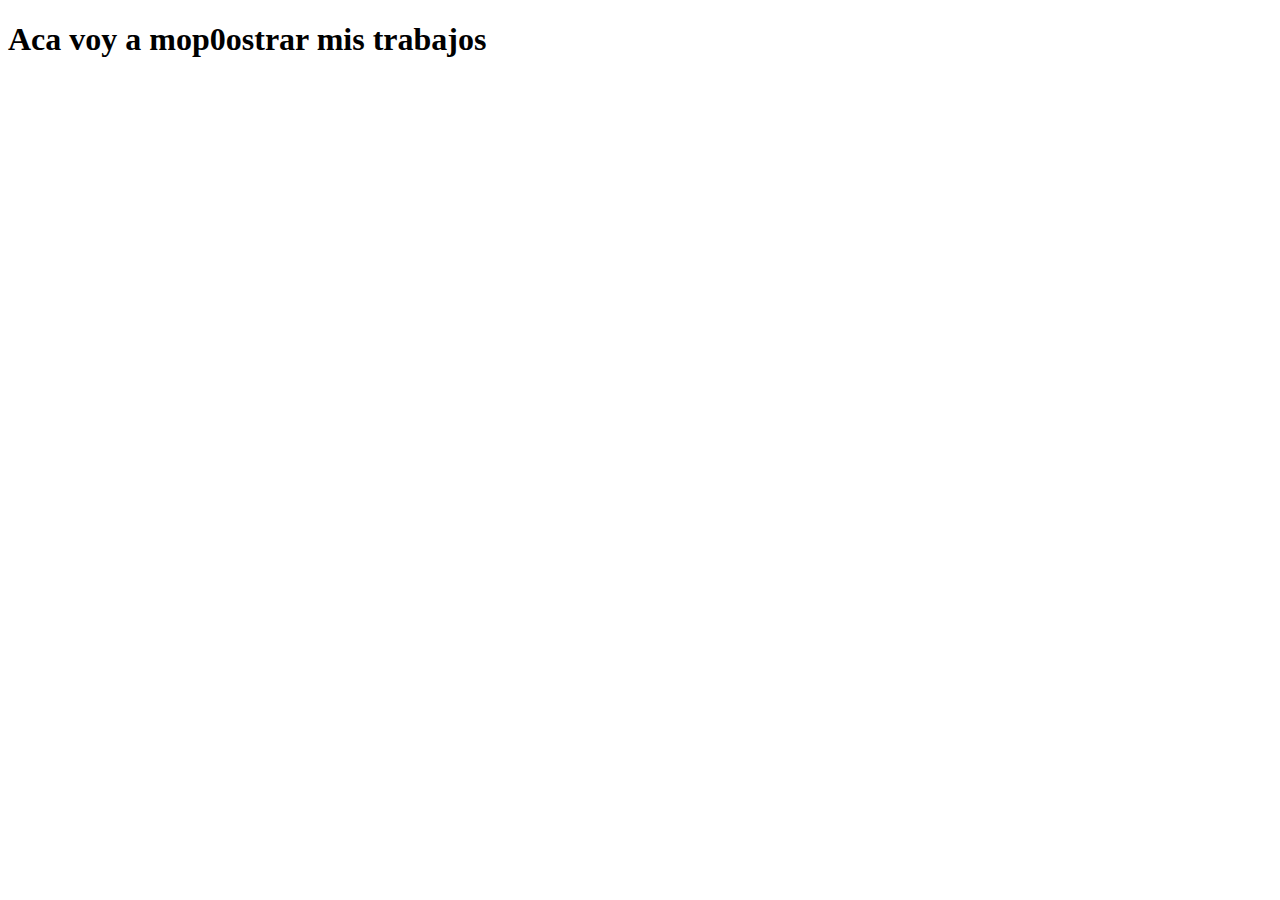
<file: js/index.html>
<!DOCTYPE html>
<html lang="es">
<head>
    <meta charset="UTF-8">
    <meta http-equiv="X-UA-Compatible" content="IE=edge">
    <meta name="viewport" content="width=device-width, initial-scale=1.0">
    <title>Trabajos Practicos 2023</title>
</head>
<body>
    <h1>Aca voy a mop0ostrar mis trabajos</h1>
</body>
</html>
</file>
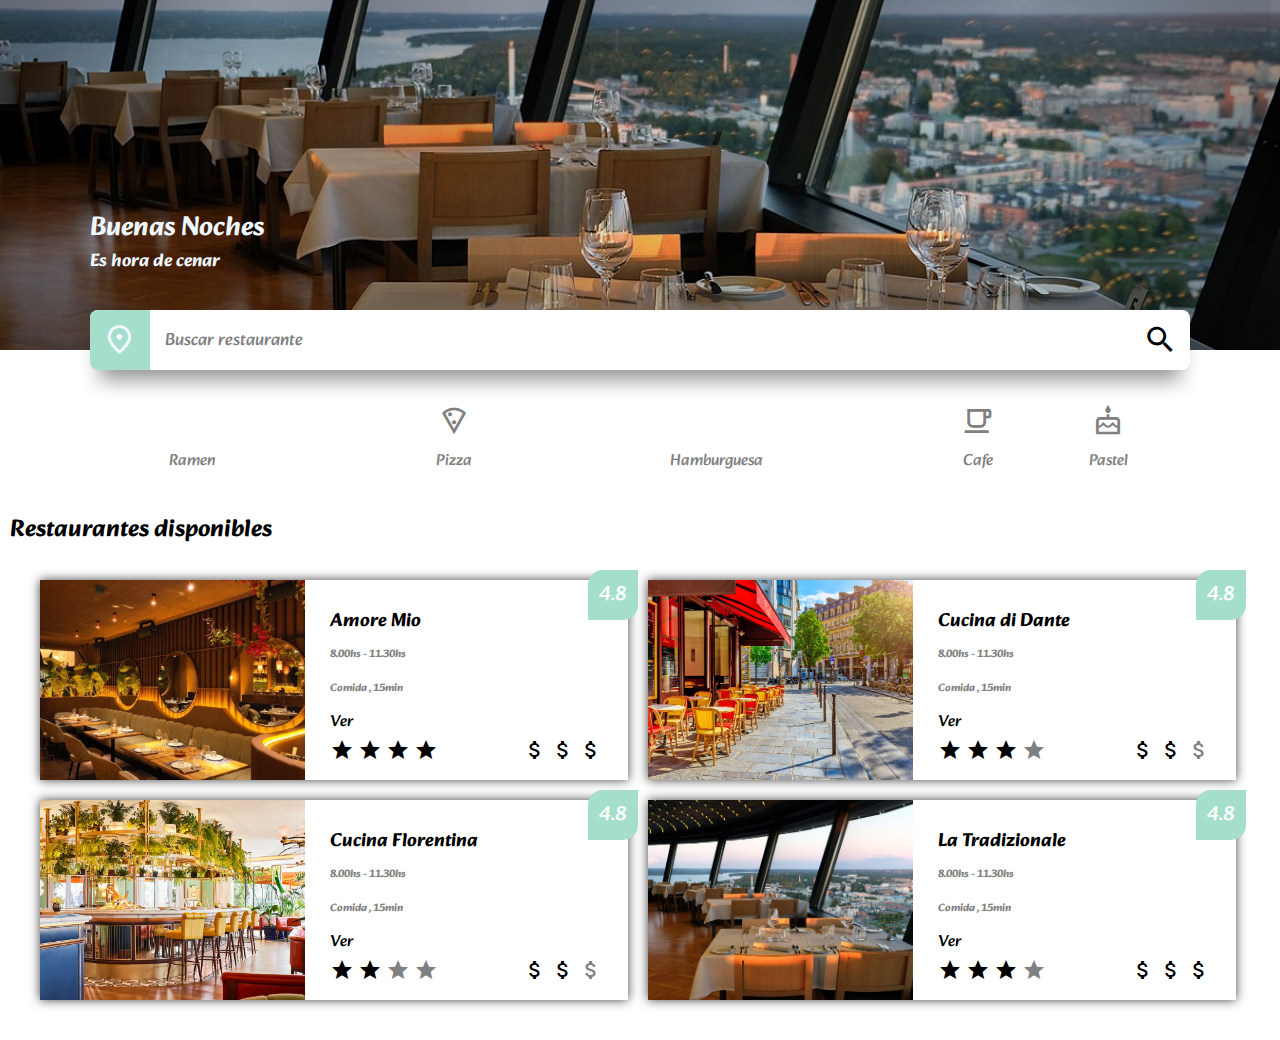
<file: TP-Restaurante/index.html>
<!DOCTYPE html>
<html lang="es">
<head>
    <meta charset="UTF-8">
    <meta http-equiv="X-UA-Compatible" content="IE=edge">
    <meta name="viewport" content="width=device-width, initial-scale=1.0">
    <link rel="stylesheet" href="css/resto.css">
    <link rel="stylesheet" href="css/mediaq.css">
    <link href="https://cdnjs.cloudflare.com/ajax/libs/font-awesome/6.3.0/css/brands.min.css" />
    <link href="https://cdnjs.cloudflare.com/ajax/libs/font-awesome/6.3.0/css/all.min.css" />
    <link href="https://fonts.googleapis.com/css2?family=Material+Symbols+Outlined:opsz,wght,FILL,GRAD@20..48,100..700,0..1,-50..200" />
    <link href="https://fonts.googleapis.com/icon?family=Material+Icons+Outlined" rel="stylesheet">
    <title>Restaurante</title>
</head>
<body>
    <section class="portada">
        <div class="bienvenida alkatra">
            <h2>Buenas Noches</h2>
            <h4>Es hora de cenar</h4>
        </div>
        <div class="busqueda">
            <div class="icono material-icons-outlined">place</div>
            <input type="search" class="alkatra" placeholder="Buscar restaurante">
            <input type="submit" class=" material-icons-outlined" value="search">
        </div>
    </section>
    
    <nav class="categorias">
        <ul class="alkatra">
            <li><span class="material-icons-outlined med">ramen_dining</span>Ramen</li>
            <li><span class="material-icons-outlined med">local_pizza</span>Pizza</li>
            <li><span class="material-icons-outlined med">lunch_dining</span>Hamburguesa</li>
            <li><span class="material-icons-outlined med">local_cafe</span>Cafe</li>
            <li><span class="material-icons-outlined med">cake</span>Pastel</li>
            <li><span class="material-icons-outlined med">kebab_dining</span>Brocheta</li>
        </ul>
    </nav>
    
    <section class="productos alkatra">
        <h2>Restaurantes disponibles</h2>
        <div class="listaresto">
            
                <div class="resto">
                    <div class="imgresto">
                        <img src="img/Harpers_Bazaar.jpeg">
                    </div>
                    <div class="datosresto">
                        <div class="textos">
                            <h3>Amore Mio</h3>
                            <h6 class="gristxt">8.00hs - 11.30hs</h6>
                            <h6 class="gristxt">Comida , 15min</h6>
                            <a href="resto.html">Ver</a>
                        </div>
                        <div class="valoracion">
                            <div class="rate">
                                <i class="material-icons-outlined">star</i>
                                <i class="material-icons-outlined">star</i>
                                <i class="material-icons-outlined">star</i>
                                <i class="material-icons-outlined">star</i>
                            </div>
                            <div class="price">
                                <i class="material-icons-outlined">attach_money</i>
                                <i class="material-icons-outlined">attach_money</i>
                                <i class="material-icons-outlined">attach_money</i>
                            </div>
                        </div>
                        <div class="puntuacion">
                            4.8
                        </div>
                    </div>
                </div>
           
            
                <div class="resto">
                    <div class="imgresto">
                        <img src="img/Restaurant.jpg">
                    </div>
                    <div class="datosresto">
                        <div class="textos">
                            <h3>Cucina di Dante</h3>
                            <h6 class="gristxt">8.00hs - 11.30hs</h6>
                            <h6 class="gristxt">Comida , 15min</h6>
                            <a href="resto.html">Ver</a>
                        </div>
                        <div class="valoracion">
                            <div class="rate">
                                <i class="material-icons-outlined">star</i>
                                <i class="material-icons-outlined">star</i>
                                <i class="material-icons-outlined">star</i>
                                <i class="material-icons-outlined gristxt">star</i>
                            </div>
                            <div class="price">
                                <i class="material-icons-outlined">attach_money</i>
                                <i class="material-icons-outlined">attach_money</i>
                                <i class="material-icons-outlined gristxt">attach_money</i>
                            </div>
                        </div>
                        <div class="puntuacion">
                            4.8
                        </div>
                    </div>
                </div>
           
            
                <div class="resto">
                    <div class="imgresto">
                        <img src="img/unnamed (1).webp">
                    </div>
                    <div class="datosresto">
                        <div class="textos">
                            <h3>Cucina Florentina</h3>
                            <h6 class="gristxt">8.00hs - 11.30hs</h6>
                            <h6 class="gristxt">Comida , 15min</h6>
                            <a href="resto.html">Ver</a>
                        </div>
                        <div class="valoracion">
                            <div class="rate">
                                <i class="material-icons-outlined">star</i>
                                <i class="material-icons-outlined">star</i>
                                <i class="material-icons-outlined gristxt">star</i>
                                <i class="material-icons-outlined gristxt">star</i>
                            </div>
                            <div class="price">
                                <i class="material-icons-outlined">attach_money</i>
                                <i class="material-icons-outlined">attach_money</i>
                                <i class="material-icons-outlined gristxt">attach_money</i>
                            </div>
                        </div>
                        <div class="puntuacion">
                            4.8
                        </div>
                    </div>
                </div>
           
            
                <div class="resto">
                    <div class="imgresto">
                        <img src="img/Restaurant_Näsinneula.jpg">
                    </div>
                    <div class="datosresto">
                        <div class="textos">
                            <h3>La Tradizionale</h3>
                            <h6 class="gristxt">8.00hs - 11.30hs</h6>
                            <h6 class="gristxt">Comida , 15min</h6>
                            <a href="resto.html">Ver</a>
                        </div>
                        <div class="valoracion">
                            <div class="rate">
                                <i class="material-icons-outlined">star</i>
                                <i class="material-icons-outlined">star</i>
                                <i class="material-icons-outlined">star</i>
                                <i class="material-icons-outlined gristxt">star</i>
                            </div>
                            <div class="price">
                                <i class="material-icons-outlined">attach_money</i>
                                <i class="material-icons-outlined">attach_money</i>
                                <i class="material-icons-outlined">attach_money</i>
                            </div>
                        </div>
                        <div class="puntuacion">
                            4.8
                        </div>
                    </div>
                </div>
                            
        </div>
    </section>


    
</body>
</html>
</file>
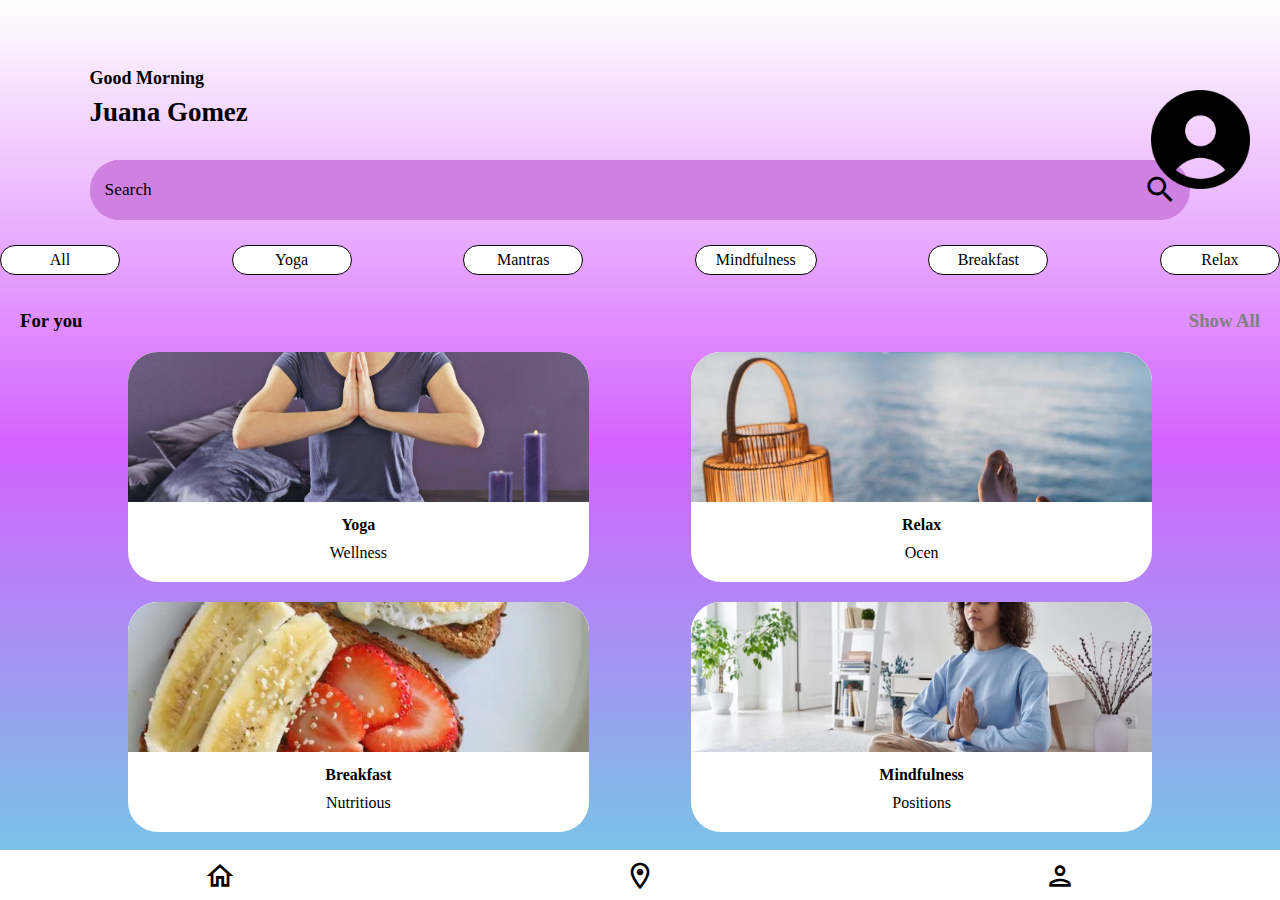
<file: Eval/01Eval.html>
<!DOCTYPE html>
<html lang="es">

<head>
    <meta charset="UTF-8">
    <meta http-equiv="X-UA-Compatible" content="IE=edge">
    <meta name="viewport" content="width=device-width, initial-scale=1.0">
    <link rel="stylesheet" href="css/evalstyle.css">
    <link href="https://cdnjs.cloudflare.com/ajax/libs/font-awesome/6.3.0/css/brands.min.css" />
    <link href="https://cdnjs.cloudflare.com/ajax/libs/font-awesome/6.3.0/css/all.min.css" />
    <link href="https://fonts.googleapis.com/css2?family=Material+Symbols+Outlined:opsz,wght,FILL,GRAD@20..48,100..700,0..1,-50..200" />
    <link href="https://fonts.googleapis.com/icon?family=Material+Icons+Outlined" rel="stylesheet">
    <title>EVAL</title>
</head>
<body>
    <section class="portada">
        <div class="bienvenida alkatra">
            <h4>Good Morning</h4>
            <h2>Juana Gomez</h2>
        </div>
        <div class="busqueda">
            <input type="search" class="alkatra lila" placeholder="Search">
            <input type="submit" class=" material-icons-outlined" value="search">
        </div>
        <div class="imag">
            <img src="css/perfil.png" alt="">
        </div>
    </section>
    <nav class="categorias cursor">
        <ul class="alkatra">
            <li >All</li>
            <li>Yoga</li>
            <li>Mantras</li>
            <li>Mindfulness</li>
            <li>Breakfast</li>
            <li>Relax</li>
        </ul>
    </nav>

    <div class="texto alkatra gap20 ptext flex sb">
        <h3>For you</h3>
        <h3 class="gristxt cursor">Show All</h3>
    </div>

    <div class="contenedor flex sb alkatra">
        <div class="tarjeta">
            <div class="imagen"> 
                <img src="css/yoga.jpg" alt="">      
            </div>
            <h4>Yoga</h4>
            <p>Wellness</p>
        </div>
        
        <div class="tarjeta">
            <div class="imagen">
                <img src="css/relax.jpg" alt="">       
            </div>
            <h4>Relax</h4>
            <p>Ocen</p>
        </div>

        <div class="tarjeta">
            <div class="imagen"> 
                <img src="css/desayuno.webp" alt="">      
            </div>
            <h4>Breakfast</h4>
            <p>Nutritious</p>
        </div>
        
        <div class="tarjeta">
            <div class="imagen"> 
                <img src="css/mindfulness.jpg" alt="">      
            </div>
            <h4>Mindfulness</h4>
            <p>Positions</p>
        </div>
    </div>

    <footer class="alkatra">
        <ul>
            <li><span class="material-icons-outlined med">home</span></li>
            <li><span class="material-icons-outlined med">location_on</span></li>
            <li><span class="material-icons-outlined med">person</span></li>
        </ul>
    </footer>
</body>
</html>
</file>
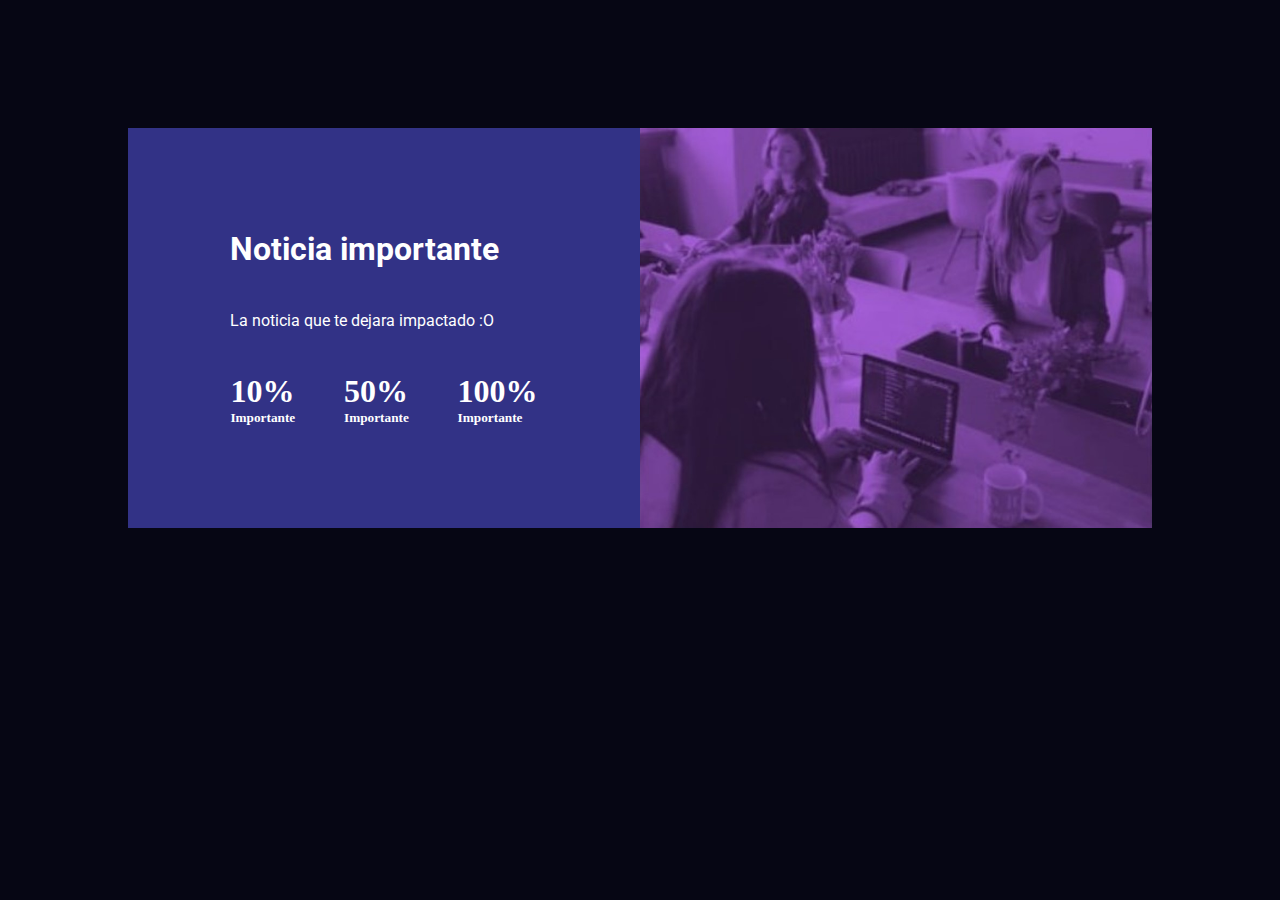
<file: TP-Repaso/ejer01.html>
<!DOCTYPE html>
<html lang="es">

<head>
    <meta charset="UTF-8">
    <meta http-equiv="X-UA-Compatible" content="IE=edge">
    <meta name="viewport" content="width=device-width, initial-scale=1.0">
    <link rel="stylesheet" href="estiloe01.css">
    <title>Document</title>
</head>

<body class="blanco_t">
    <div id="contenedor" class="fondo dflex flexdir">
        <div id="texto" class="w50 h400 azules dflex columna pd20 sb">
            <div class="titulo roboto">
                <h1>Noticia importante</h1>
            </div>
            <div class="parrafo roboto">
                <p>La noticia que te dejara impactado :O</p>
            </div>
            <div class="stats dflex colm sb">
                <div class="numeros centrar_v">
                    <h1>10%</h1>
                    <h5>Importante</h5>
                </div>
                <div class="numeros centrar_v">
                    <h1>50%</h1>
                    <h5>Importante</h5>
                </div>
                <div class="numeros centrar_v">
                    <h1>100%</h1>
                    <h5>Importante</h5>
                </div>
            </div>
        </div>
        <div id="imagen" class="w50 h400 violeta"></div>
    </div>
</body>

</html>
</file>
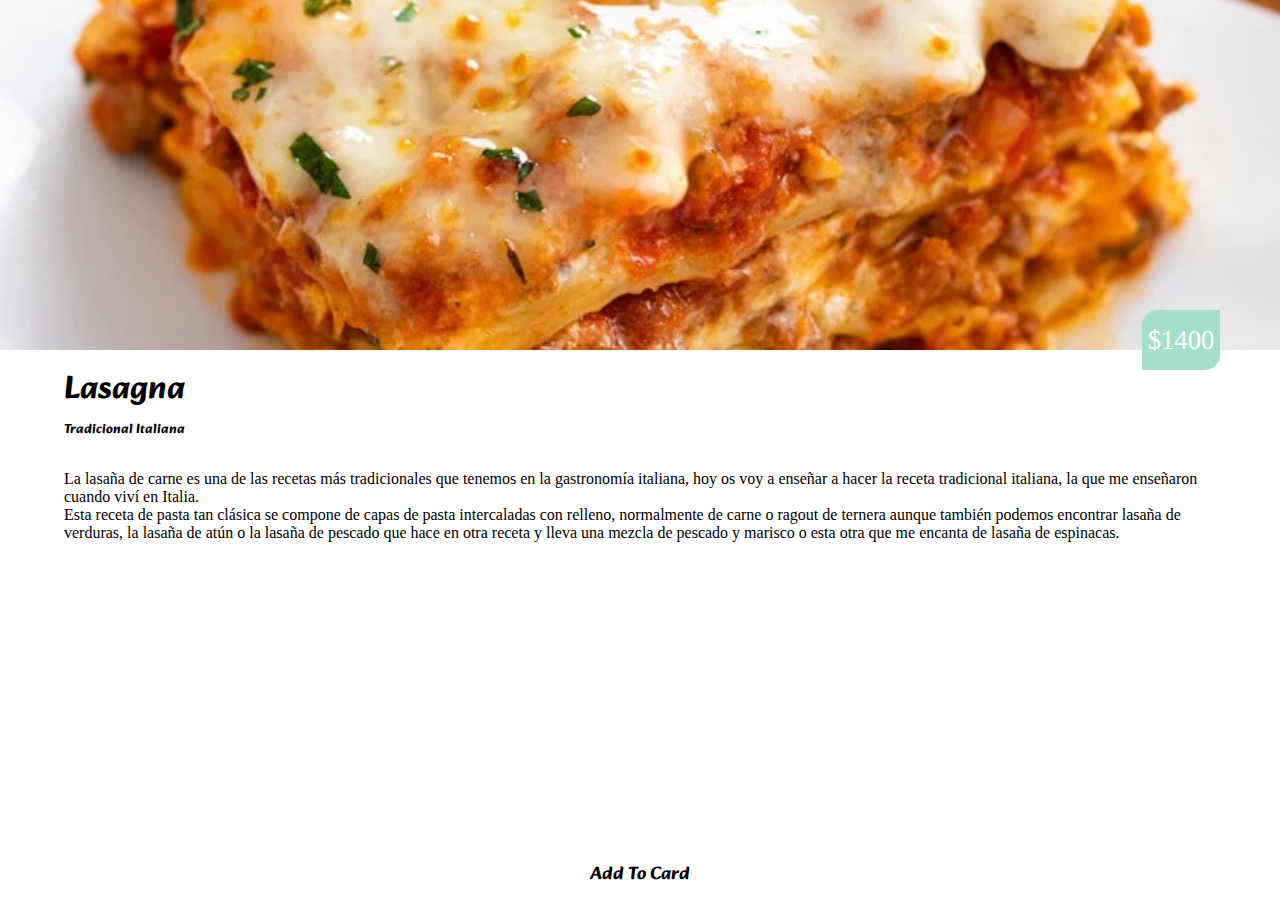
<file: TP-Restaurante/comida.html>
<!DOCTYPE html>
<html lang="es">
<head>
    <meta charset="UTF-8">
    <meta http-equiv="X-UA-Compatible" content="IE=edge">
    <meta name="viewport" content="width=device-width, initial-scale=1.0">
    <link rel="stylesheet" href="css/resto.css">
    <link rel="stylesheet" href="css/mediaq.css">
    <link href="https://cdnjs.cloudflare.com/ajax/libs/font-awesome/6.3.0/css/brands.min.css" />
    <link href="https://cdnjs.cloudflare.com/ajax/libs/font-awesome/6.3.0/css/all.min.css" />
    <link href="https://fonts.googleapis.com/css2?family=Material+Symbols+Outlined:opsz,wght,FILL,GRAD@20..48,100..700,0..1,-50..200" />
    <link href="https://fonts.googleapis.com/icon?family=Material+Icons+Outlined" rel="stylesheet">
    <title>Comida La Tradizionale</title>
</head>
<body>
    <section class="portada2">
        <div class="precio2">
            $1400
        </div>
    </section>
    <div class="nombre alkatra">
        <h1>Lasagna</h1>
        <h5>Tradicional Italiana</h5>
    </div>
    <div class="info">
        La lasaña de carne es una de las recetas más tradicionales que tenemos en la gastronomía italiana, hoy os voy a enseñar a hacer la receta tradicional italiana, la que me enseñaron cuando viví en Italia.
        <br>
        Esta receta de pasta tan clásica se compone de capas de pasta intercaladas con relleno, normalmente de carne o ragout de ternera aunque también podemos encontrar lasaña de verduras, la lasaña de atún o la lasaña de pescado que hace en otra receta y lleva una mezcla de pescado y marisco o esta otra que me encanta de lasaña de espinacas.
    </div>
    <footer class="alkatra">
        <div class="boton">
            <ul>
                <li><a href="index.html" class="active">Add To Card</a></li>
            </ul>
        </div> 
    </footer>
</body>
</html>
</file>
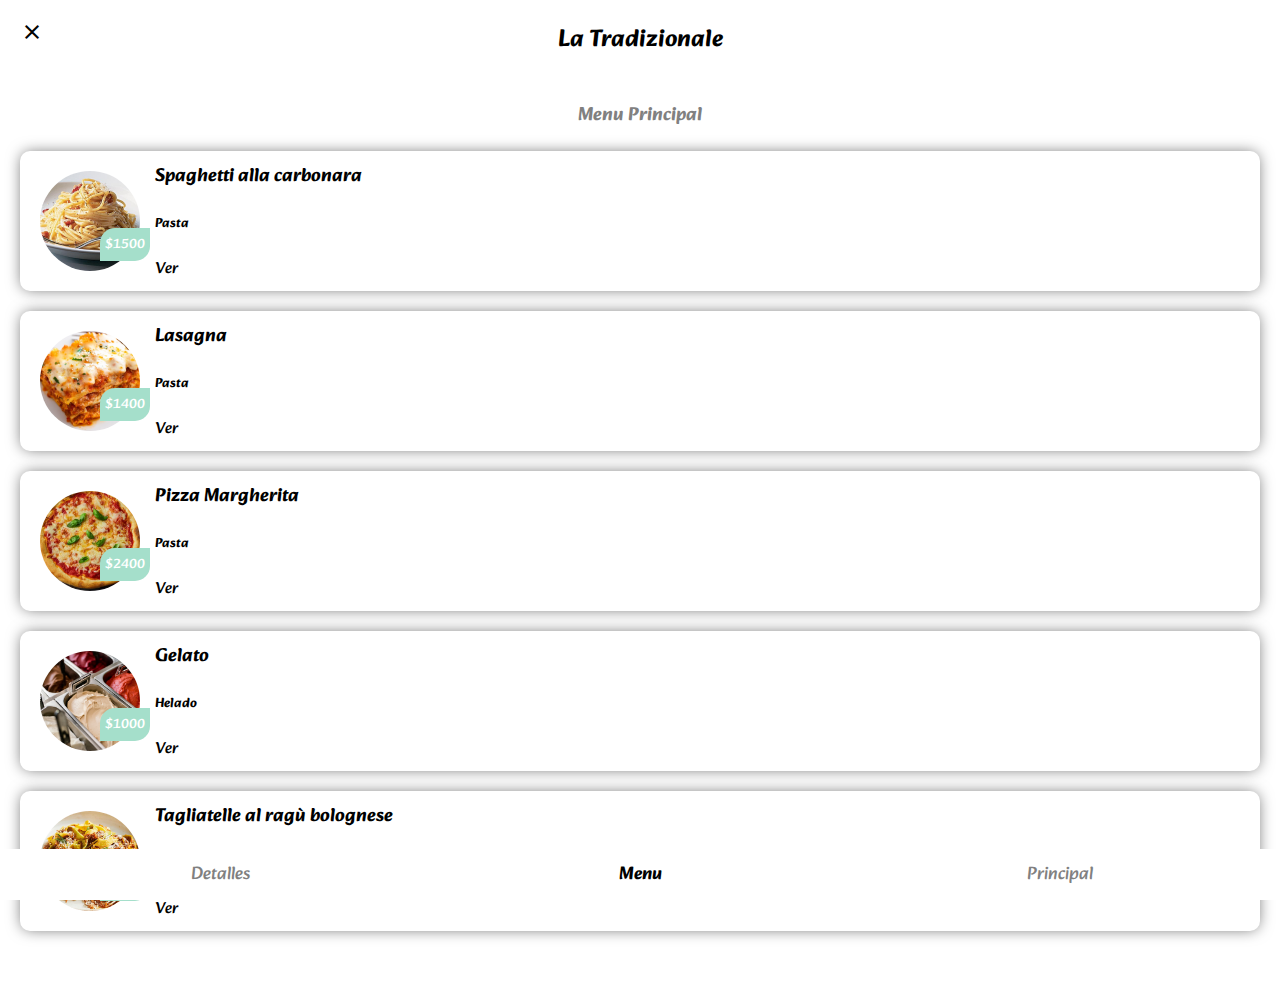
<file: TP-Restaurante/menu.html>
<!DOCTYPE html>
<html lang="es">
<head>
    <meta charset="UTF-8">
    <meta http-equiv="X-UA-Compatible" content="IE=edge">
    <meta name="viewport" content="width=device-width, initial-scale=1.0">
    <link rel="stylesheet" href="css/resto.css">
    <link rel="stylesheet" href="css/mediaq.css">
    <link href="https://cdnjs.cloudflare.com/ajax/libs/font-awesome/6.3.0/css/brands.min.css" />
    <link href="https://cdnjs.cloudflare.com/ajax/libs/font-awesome/6.3.0/css/all.min.css" />
    <link href="https://fonts.googleapis.com/css2?family=Material+Symbols+Outlined:opsz,wght,FILL,GRAD@20..48,100..700,0..1,-50..200" />
    <link href="https://fonts.googleapis.com/icon?family=Material+Icons+Outlined" rel="stylesheet">
    <title>Menu La Tradizionale</title>
</head>
<body>
    <header class="titulo alkatra flex posrel centrar_h ptext">
        <button class="material-icons-outlined posab">close</button>
        <h2>La Tradizionale</h2>
    </header>
    <!-- Pizza Margherita -->
    <!-- Lasagna -->
    <!-- Tagliatelle al ragù bolognese -->
    <!-- Gelato -->
    <main class=" mgbot flex fdcol alkatra ptext centrar_v gap20">
        <h3 class="gristxt">Menu Principal</h3>
        <article class="item_carta flex sombra ptext">
            <figure class="img_plato posrel">
                <img src="img/pasta.jpg" class="circulo"> 
                <span class="precio posab">$1500</span>
            </figure>
            <div class="txt_plato flex centrar_h fdcol">
                <h3>Spaghetti alla carbonara</h3>
                <h5>Pasta</h5>
                <a href="comida.html">Ver</a>
            </div>
        </article>
        <article class="item_carta flex sombra ptext">
            <figure class="img_plato posrel">
                <img src="img/Lasagna-Recipe-f.webp" class="circulo"> 
                <span class="precio posab">$1400</span>
            </figure>
            <div class="txt_plato flex centrar_h fdcol">
                <h3>Lasagna</h3>
                <h5>Pasta</h5>
                <a href="comida.html">Ver</a>
            </div>
        </article>
        <article class="item_carta flex sombra ptext">
            <figure class="img_plato posrel">
                <img src="img/pizza.jpg" class="circulo"> 
                <span class="precio posab">$2400</span>
            </figure>
            <div class="txt_plato flex centrar_h fdcol">
                <h3>Pizza Margherita</h3>
                <h5>Pasta</h5>
                <a href="comida.html">Ver</a>
            </div>
        </article>
        <article class="item_carta flex sombra ptext">
            <figure class="img_plato posrel">
                <img src="img/gelato.webp" class="circulo"> 
                <span class="precio posab">$1000</span>
            </figure>
            <div class="txt_plato flex centrar_h fdcol">
                <h3>Gelato</h3>
                <h5>Helado</h5>
                <a href="comida.html">Ver</a>
            </div>
        </article>
        <article class="item_carta flex sombra ptext">
            <figure class="img_plato posrel">
                <img src="img/tagliatelle.webp" class="circulo"> 
                <span class="precio posab">$1500</span>
            </figure>
            <div class="txt_plato flex centrar_h fdcol">
                <h3>Tagliatelle al ragù bolognese</h3>
                <h5>Pasta</h5>
                <a href="comida.html">Ver</a>
            </div>
        </article>
    </main>

    <footer class="alkatra">
        <ul>
            <li><a href="resto.html">Detalles</a></li>
            <li><a href="#" class="active">Menu</a></li>
            <li><a href="index.html">Principal</a></li>
        </ul>
    </footer>
</body>
</html>
</file>
<file: TP-Restaurante/css/resto.css>
@import url('https://fonts.googleapis.com/css2?family=Alkatra&family=Merriweather:ital,wght@1,300&display=swap');

* {
    margin: 0;
    padding: 0;
    box-sizing: border-box;
}

/*CONTENEDOR SCROLLBAR*/
::-webkit-scrollbar {
    height: 5px;
    /*scroll horizontal*/
    width: 2px;
    /*scroll vertical*/
    border-radius: 5px;
}

/* FONDO BARRA SCROLL*/
::-webkit-scrollbar-track {
    background: #f1f1f1;
    /*scroll color de fondo*/

}

/* SELECTOR */
::-webkit-scrollbar-thumb {
    background: rgb(165, 223, 203);
    /*scroll cuando no le hacen click*/
    border-radius: 5px;
}

/* SELECTOR hover */
::-webkit-scrollbar-thumb:hover {
    background: rgb(100, 190, 160);
    /*scroll cuando le hacen click*/
}

/*--TIPOGRAFIAS--*/
.merri {
    font-family: 'Merriweather', serif;
    font-weight: 300;
}

.alkatra {
    font-family: 'Alkatra', cursive !important;
    font-weight: 300;
}
 
/*--ORGANIZACION--*/
.flex {
    display: flex;
}

.fdcol{
    flex-direction: column;
}

.gap20{
    gap: 20px;
}

.sb {
    justify-content: space-around;
}

.ptext {
    padding: 20px;
}

.center {
    text-align: center;
}

.centrar_h{
    justify-content: center;
}

.centrar_v{
    align-items: center;
}

.posrel{
    position: relative;
}
.posab{
    position: absolute;
}

.med {
    font-size: 24pt!important;
}
.lange{
    font-size: 34pt!important;
}

.mgbot{
    margin-bottom: 50px;
}
/* COLORES */
.gristxt {
    color: grey;
}

.sombra{
    box-shadow: 0 0 15px -2px rgba(0, 0, 0, 0.596);
    /* box-shadow:  ejex ejey blur distancia de sombra del elemento color; */
}

.portada {
    height: 350px;
    background-color: whitesmoke;
    color: aliceblue;
    position: relative;
    padding: 7%;
    font-size: 18px;
    /* imagen */
    background-image: url(../img/Restaurant_Näsinneula.jpg);
    background-repeat: no-repeat;
    background-size: cover;
    background-position: center;
    /* para oscurecer la imagen de fondo */
    box-shadow: inset 0 0 250px black;
}

.bienvenida {
    position: absolute;
    bottom: 70px;
    line-height: 26pt;
}

.busqueda {
    height: 60px;
    width: 86%;
    bottom: -20px;
    background-color: white;
    position: absolute;
    display: flex;
    justify-content: space-between;
    align-items: center;
    box-shadow: 0 20px 20px -10px rgba(0, 0, 0, 0.425);
    border-radius: 8px;
    overflow: hidden;
}

.busqueda .icono {
    height: 100%;
    width: 60px;
    background-color: rgb(165, 223, 203);
    text-align: center;
    line-height: 60px;
    font-size: 26pt !important;
}

.busqueda input[type="search"] {
    height: 100%;
    width: calc(100% - 120px);
    border: 0;
    font-size: 13pt;
    padding: 15px;
}

.busqueda input[type="search"]:focus {
    outline: 0;
    font-size: 15pt;
}

/*Para poner color al texto adentro del la caja de busqueda pero 
no al texto que se escriba adentro */
.busqueda input[type="search"]::placeholder {
    color: gray;
}

.busqueda input[type="submit"] {
    height: 60px;
    width: 60px;
    background-color: transparent;
    border: 0;
    font-size: 26pt !important;
}

/* para hacerle un efecto */
.busqueda input[type="submit"]:active {
    box-shadow: inset 0 0 15px rgba(0, 0, 0, 0.160);
    font-size: 22pt !important;
}

.categorias, .inforesto {
    height: 110px;
    margin-top: 40px;
    display: flex;
    align-items: center;
}

.categorias ul , .inforesto ul{
    height: 100%;
    width: 100%;
    display: flex;
    justify-content: space-between;
    list-style: none;
    align-items: center;
    gap: 10px;
    overflow-x: scroll;
}

.inforesto ul{
    overflow-x:hidden;
    justify-content: space-evenly;
}

.categorias ul li , .inforesto ul li {
    height: 80px;
    text-align: center;
    display: flex;
    flex-direction: column;
    gap: 10px;
    flex: 0 0 120px;
}

.categorias ul li:hover {
    transform: scale(1.3);
}

.categorias ul li:not(:hover) {
    color: gray;
}

.productos {
    background-color: white;
    padding: 10px;
}

.listaresto {
    display: flex;
    flex-wrap: wrap;
    padding: 30px;
    gap: 20px;
}

.resto {
    display: flex;
    height: 200px;
    width: 100%;
    flex: 0 0 49%;
    background-color: white;
    box-shadow: 0px 0px 10px 0px rgba(0, 0, 0, 0.753);
}

.resto .imgresto {
    height: 200px;
    width: 50%;
    background-color: rgb(224, 153, 66);
    overflow: hidden;
}

.resto img {
    object-fit: cover;
    height: 210px;
    width: 100%;
}

.resto .datosresto {
    position: relative;
    padding: 25px;
    height: 200px;
    width: 60%;
    display: flex;
    justify-content: space-between;
    flex-direction: column;
    background-color: white;
}

.resto .textos {
    line-height: 25pt;
}

.valoracion {
    display: flex;
    justify-content: space-between;

}

.puntuacion {
    position: absolute;
    height: 50px;
    width: 50px;
    color: white;
    text-align: center;
    line-height: 50px;
    font-size: 15pt;
    background-color: rgb(165, 223, 203);
    right: -10px;
    top: -10px;
    border-start-start-radius: 15px;
    border-end-end-radius: 15px;
}

.puntuacion2 {
    position: absolute;
    height: 60px;
    width: 60px;
    color: white;
    text-align: center;
    line-height: 60px;
    font-size: 20pt;
    background-color: rgb(165, 223, 203);
    right: 60px;
    bottom: -20px;
    border-start-start-radius: 15px;
    border-end-end-radius: 15px;
}


/* RESTO */
.nombre{
    line-height: 40px;
    width: 90%;
    height: 80%;
    margin: auto;
    padding-top: 20px;
}

.info{
    width: 90%;
    margin: auto;
    padding-top: 20px; 
    margin-bottom: 100px;
}

footer{
    position: fixed;
    bottom: 0;
    background-color: white;
    width: 100%;
    padding: 10px;
}

footer ul{
    display: flex;
    list-style: none;
    justify-content: space-between;
}

footer ul li{
    width: 100%;
    text-align: center;
}

footer ul li:hover{
    border-top: solid 4px rgb(100, 190, 160);
}

footer a{
    text-decoration: none;
    color: gray;
    font-size:large;
}

footer a:hover{
    color: black;
}

footer .active{
    color: black;
    font-weight: 700;
}

header button{
    left: 20px;
    border: 0;
    background-color: white;
    cursor: pointer;
}

.item_carta{
    background-color: white;
    height: 140px;
    width: 100%;
    gap: 15px;
    border-radius: 10px;
}

.img_plato{
    height: 100px;
    width: 100px;
    border-radius: 50%;
}

.img_plato img{
    object-fit: cover;
    height: 100px;
    
}

.txt_plato{
    gap: 20px;
}

.precio{
    right: -10px;
    bottom: 10px;
    background-color:rgb(165, 223, 203);
    padding: 5px;
    border-start-start-radius: 15px;
    border-end-end-radius: 15px;
    font-size: 10pt;
    font-weight: 200;
    color: white;
}

.circulo{
    overflow: hidden;
    border-radius: 50%;
    aspect-ratio: 1 / 1;
}
a {
    text-decoration: none;
    color: black;
}

/* COMIDA */
.portada2 {
    height: 350px;
    background-color: whitesmoke;
    color: aliceblue;
    position: relative;
    padding: 7%;
    font-size: 18px;
    /* imagen */
    background-image: url(../img/Lasagna-Recipe-f.webp);
    background-repeat: no-repeat;
    background-size: cover;
    background-position: center;
}

.precio2 {
    position: absolute;
    height: 60px;
    width: 78px;
    color: white;
    text-align: center;
    line-height: 60px;
    font-size: 20pt;
    background-color: rgb(165, 223, 203);
    right: 60px;
    bottom: -20px;
    border-start-start-radius: 15px;
    border-end-end-radius: 15px;
}
</file>
<file: TP-Restaurante/css/mediaq.css>
@media screen and (max-width:992px) {
    
    .listaresto{
        flex-direction: column;
    }
}
</file>
<file: Eval/css/evalstyle.css>
* {
    margin: 0;
    padding: 0;
    box-sizing: border-box;
}

/*CONTENEDOR SCROLLBAR*/
::-webkit-scrollbar {
    height: 0px;
    /*scroll horizontal*/
    width: 2px;
    /*scroll vertical*/
    border-radius: 5px;
}

/* FONDO BARRA SCROLL*/
::-webkit-scrollbar-track {
    background: #f1f1f1;
    /*scroll color de fondo*/

}

/* SELECTOR */
::-webkit-scrollbar-thumb {
    background: rgb(252, 252, 252);
    /*scroll cuando no le hacen click*/
    border-radius: 5px;
}

/* SELECTOR hover */
::-webkit-scrollbar-thumb:hover {
    background: rgb(255, 255, 255);
    /*scroll cuando le hacen click*/
}

/* ACCION */
.cursor{
    cursor: pointer;
}

/*--TIPOGRAFIAS--*/
.merri {
    font-family: 'Merriweather', serif;
    font-weight: 300;
}

.alkatra {
    font-family: 'Alkatra', cursive !important;
    font-weight: 300;
}
 
/*--ORGANIZACION--*/
.flex {
    display: flex;
}

.fdcol{
    flex-direction: column;
}

.gap20{
    gap: 20px;
}

.sa {
    justify-content: space-around;
}

.sb{
    justify-content: space-between;
}

.ptext {
    padding: 20px;
}

.center {
    text-align: center;
}

.centrar_h{
    justify-content: center;
}

.centrar_v{
    align-items: center;
}

.posrel{
    position: relative;
}
.posab{
    position: absolute;
}

.med {
    font-size: 24pt!important;
}
.lange{
    font-size: 34pt!important;
}

.mgbot{
    margin-bottom: 50px;
}
/* COLORES */
.gristxt {
    color: grey;
}

.sombra{
    box-shadow: 0 0 15px -2px rgba(0, 0, 0, 0.596);
    /* box-shadow:  ejex ejey blur distancia de sombra del elemento color; */
}

.lila{
    background-color:  #cf81e2;
}


body{
    background-color: #FFFFFF;
    background-image: linear-gradient(180deg, #FFFFFF 0%, #d462ff 50%, #6fcde4 100%);    
}


.portada {
    height: 200px;
    color: black;
    position: relative;
    padding: 7%;
    font-size: 18px;
}

.bienvenida {
    position: absolute;
    bottom: 70px;
    line-height: 26pt;
}

.busqueda {
    height: 60px;
    width: 86%;
    bottom: -20px;
    background-color: #cf81e2;
    position: absolute;
    display: flex;
    justify-content: space-between;
    align-items: center;
    border-radius: 40px;
    overflow: hidden;
}

.busqueda .icono {
    height: 100%;
    width: 60px;
    background-color: rgb(165, 223, 203);
    text-align: center;
    line-height: 60px;
    font-size: 26pt !important;
}

.busqueda input[type="search"] {
    height: 100%;
    width: calc(100% - 120px);
    border: 0;
    font-size: 13pt;
    padding: 15px;
}

.busqueda input[type="search"]:focus {
    outline: 0;
    font-size: 15pt;
}

/*Para poner color al texto adentro del la caja de busqueda pero 
no al texto que se escriba adentro */
.busqueda input[type="search"]::placeholder {
    color: black;
}

.busqueda input[type="submit"] {
    height: 60px;
    width: 60px;
    background-color: transparent;
    border: 0;
    font-size: 26pt !important;
}

/* para hacerle un efecto */
.busqueda input[type="submit"]:active {
    box-shadow: inset 0 0 15px rgba(0, 0, 0, 0.160);
    font-size: 22pt !important;
}

.imag img {
    height: 99px;
    position: absolute;
    right: 30px;
}

.categorias{
    height: 80px;
    margin-top: 10px;
    display: flex;
    align-items: center;
}

.categorias ul{
    height: 100%;
    width: 100%;
    display: flex;
    justify-content: space-between;
    list-style: none;
    align-items: center;
    gap: 10px;
    overflow-x: scroll;
}
.categorias ul li{
    text-align: center;
    margin-top: 20px;
    flex: 0 0 120px;
    padding: 5px 20px;
    background-color: white;
    border-radius: 20px;
    border: solid 1.5px black;
}

.categorias ul li:hover {
    transform: scale(0.9);
}


footer{
    position: fixed;
    bottom: 0;
    background-color: white;
    width: 100%;
    height: 50px;
    padding: 10px;
}

footer ul{
    display: flex;
    list-style: none;
    justify-content: space-between;
}

footer ul li{
    width: 100%;
    text-align: center;
}

footer ul li:hover{
    border-top: solid 4px rgb(100, 190, 160);
}

footer a{
    text-decoration: none;
    color: gray;
    font-size:large;
}

footer a:hover{
    color: black;
}

footer .active{
    color: black;
    font-weight: 700;
}

.contenedor {
    width: 80%;
    margin: auto;
    margin-bottom: 60px;
    flex-wrap: wrap;
    gap: 20px;
}

.tarjeta {
    height: 230px;
    width: 45%;
    border-radius: 30px;
    background-color: #ffffff;
    color: black;
    text-align: center;
}

.tarjeta .imagen {
    width: 100%;
    height: 150px;
    margin-bottom: 14px;
    background-color:#ffffff;
    border-radius: 30px 30px 0 0;
}

.tarjeta p{
    line-height: 14pt;
    margin-top: 10px;
}

.tarjeta .imagen img{
    object-fit: cover;
    border-radius: 30px 30px 0 0;
    height: 150px;
    width: 100%;
}
</file>
<file: TP-Repaso/estiloe01.css>
@import url('https://fonts.googleapis.com/css2?family=Roboto:ital,wght@0,400;0,700;1,700');

* {
    padding: 0;
    margin: 0;
    box-sizing: border-box;
    transition: all 0.1s ease-in-out;
}

/*--TIPOGRAFIAS Y ESTILOS--*/
.roboto {
    font-family: 'Roboto', sans-serif;
}

.fw700 {
    font-weight: 700;
}

.parrafo p {
    font-size: 12pt;
}

/*--COLORES--*/
.fondo {
    background-color: #060614;
}

.azules {
    background-color: #323286;
}

.violeta {
    background-color: #ac6bd6;
}

.blanco_t {
    color: white;
}

.rojo {
    background-color: red;
}

.verde {
    background-color: green;
}

.naranja {
    background-color: orange;
}


#contenedor {
    width: 100%;
    min-height: 100vh;
    height: auto;
    padding: 10%;
}

#imagen {
    background-image: url(imagenvioleta.jpg);
    background-size: cover;
    background-position: center;
    /* background-repeat:no-repeat ;*/
}

/*--MEDIDAS DE CONTENEDORES--*/
/*ANCHOS*/
.w50 {
    width: 50%;
}

/*ALTURAS*/
.h400 {
    height: 400px;

}

/* #texto {}

#imagen {} */

/*--ORGANIZACION--*/

/*.fl {
    float: left;
}

.clearb {
    clear: both;
}*/
.pd20 {
    padding: 10%;
}

.dflex {
    display: flex;
}

.columna {
    flex-direction: column;
}
.sb{
    justify-content: space-between;
}

/*--MEDIA QUERIES--*/
/*PARA QUE SEA RESPONSIVE*/
/*SECCION PARA CREAR BREAKPOINTS*/

@media screen and (max-width:667px) {
    .flexdir {
        flex-direction: column-reverse;
    }

    .w50 {
        width: 100%;
    }

    .colm {
        flex-direction: column;
    }

    #imagen.h400 {
        height: 200px;
    }
    .centrar_v{
        text-align: center;
    }

}

/*@media screen and (max-width:1024px) {
    .violeta{
        background-color: red;
        transform: scale(0.5);
    }
}*/

@media screen and (max-width:667px) {
    .violeta {
        transform: scale(1);
    }
}
</file>
